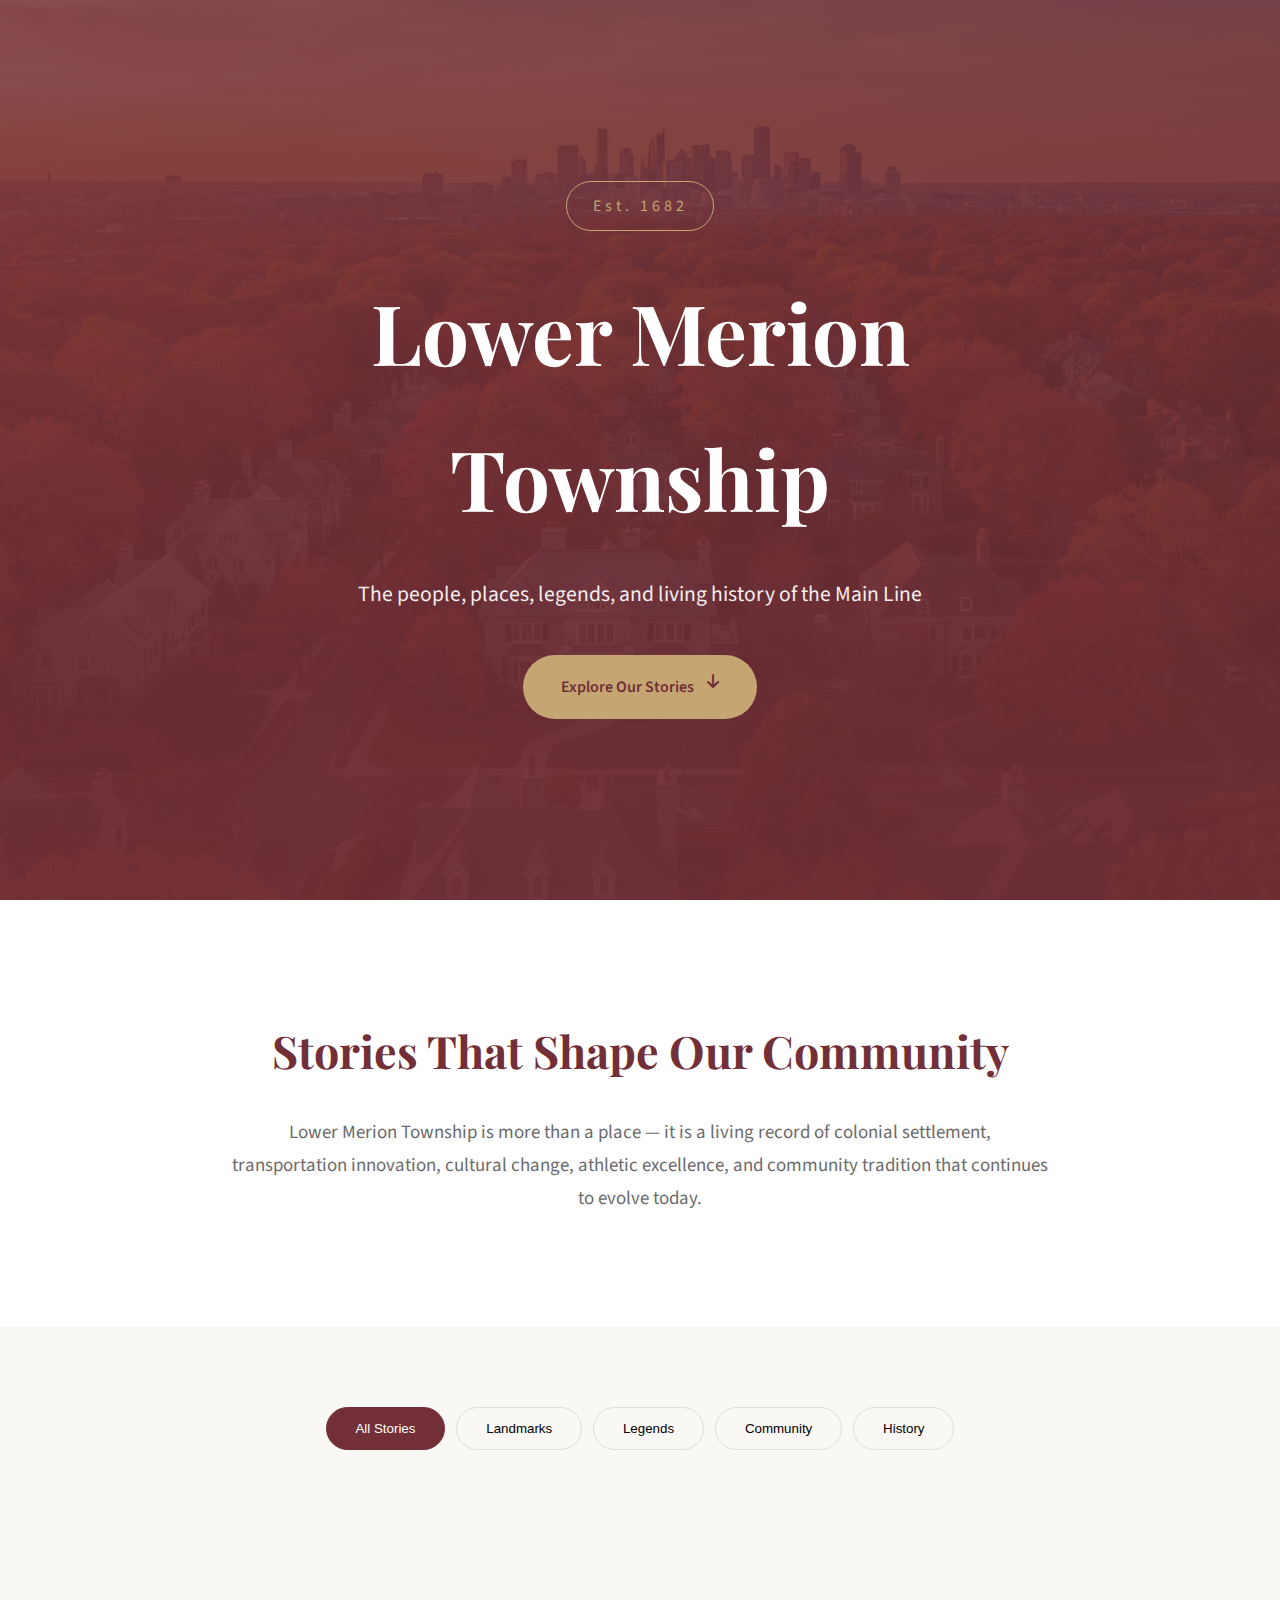
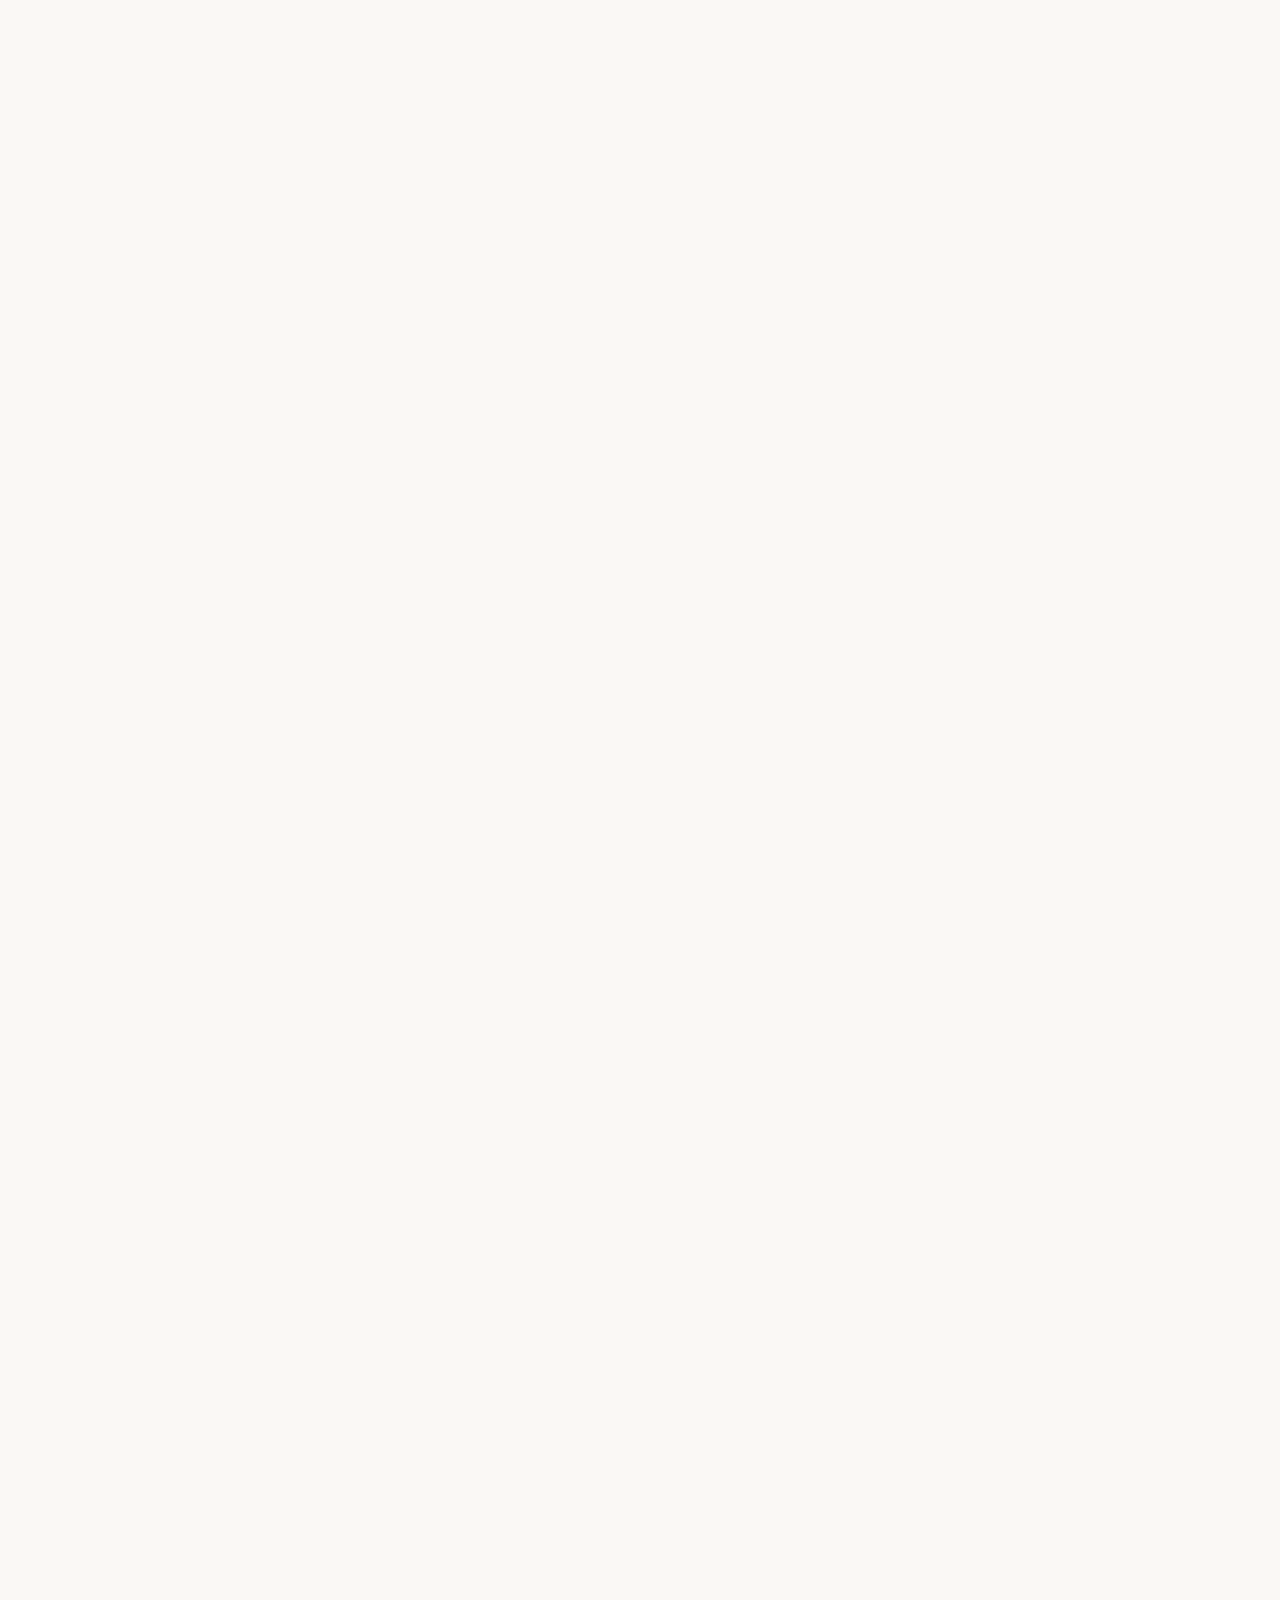
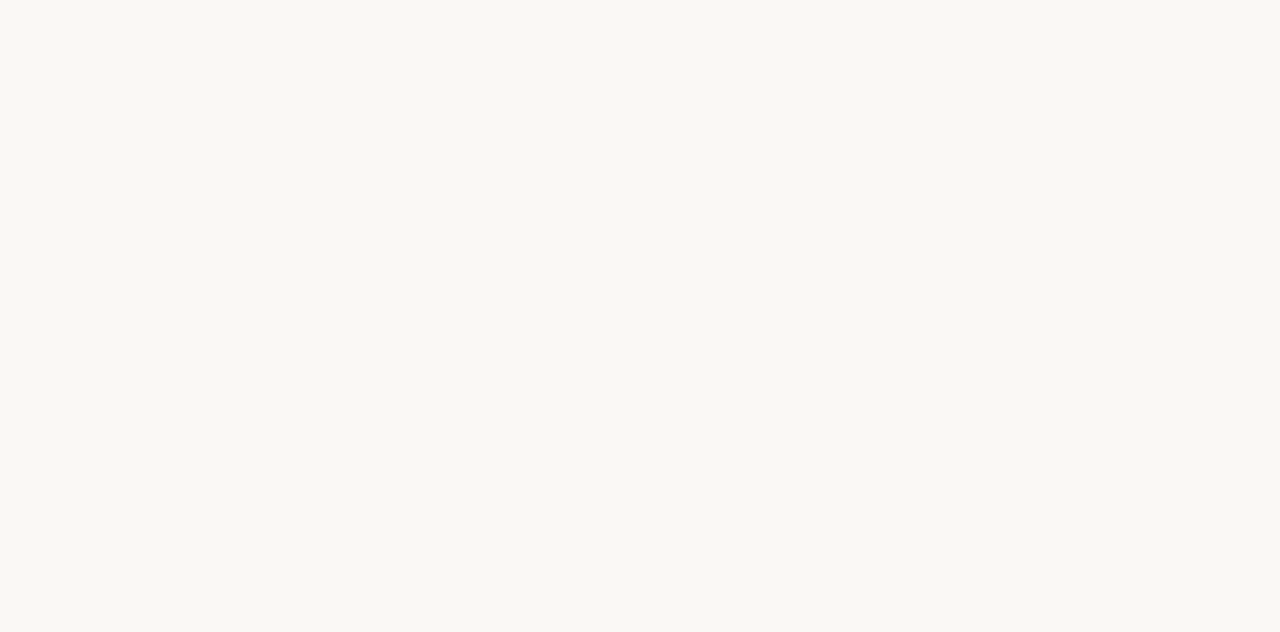
<file: templates/stories.html>
<!DOCTYPE html>
<html lang="en">
<head>
<meta charset="UTF-8">
<meta name="viewport" content="width=device-width, initial-scale=1.0">
<title>Lower Merion Township Stories</title>

<link href="https://fonts.googleapis.com/css2?family=Playfair+Display:wght@400;500;600;700&family=Source+Sans+Pro:wght@300;400;600&display=swap" rel="stylesheet">
<link rel="stylesheet" href="https://cdnjs.cloudflare.com/ajax/libs/font-awesome/6.5.0/css/all.min.css">

<style>
/* === RESET === */
*{margin:0;padding:0;box-sizing:border-box}

/* === THEME === */
:root{
--primary:#722F37;
--primary-dark:#5a252c;
--gold:#C5A572;
--gold-light:#d4bc91;
--background:#FAF8F5;
--foreground:#1a1a1a;
--muted:#f1ede7;
--muted-foreground:#6b6b6b;
}

body{
font-family:'Source Sans Pro',sans-serif;
background:var(--background);
color:var(--foreground);
line-height:1.75;
}

.font-display{font-family:'Playfair Display',serif}

/* === ANIMATIONS === */
@keyframes fadeInUp{
from{opacity:0;transform:translateY(40px)}
to{opacity:1;transform:translateY(0)}
}
@keyframes modalOpen{
from{opacity:0;transform:scale(.9) translateY(30px)}
to{opacity:1;transform:scale(1) translateY(0)}
}

/* === HERO === */
.hero{
position:relative;
height:100vh;
min-height:680px;
display:flex;
align-items:center;
justify-content:center;
overflow:hidden;
}
.hero-bg,.hero-image,.hero-overlay{position:absolute;inset:0}
.hero-bg{background:linear-gradient(135deg,var(--primary),var(--primary-dark))}
.hero-image{
background:url("/static/hero-lower-merion.jpg") center/cover;
opacity:.25;
}
.hero-overlay{
background:linear-gradient(to bottom,rgba(114,47,55,.35),rgba(114,47,55,.8))
}
.hero-content{
position:relative;
z-index:5;
text-align:center;
color:white;
max-width:900px;
padding:0 1.5rem;
}
.hero-badge{
display:inline-block;
border:1px solid var(--gold);
color:var(--gold);
padding:.6rem 1.6rem;
border-radius:50px;
letter-spacing:.25em;
margin-bottom:1.8rem;
}
.hero-title{
font-size:clamp(3rem,7vw,5.2rem);
font-weight:700;
margin-bottom:1.6rem;
}
.hero-subtitle{
font-size:1.35rem;
opacity:.92;
margin-bottom:2.6rem;
}
.hero-btn{
background:var(--gold);
color:var(--primary);
padding:1.1rem 2.4rem;
border-radius:50px;
text-decoration:none;
font-weight:600;
display:inline-flex;
gap:.8rem;
transition:.35s;
}
.hero-btn:hover{
background:var(--gold-light);
transform:translateY(-4px);
}

/* === INTRO === */
.intro{
background:white;
padding:7rem 1.5rem;
text-align:center;
}
.intro-title{
font-size:2.8rem;
color:var(--primary);
margin-bottom:1.6rem;
}
.intro-text{
max-width:820px;
margin:auto;
font-size:1.18rem;
color:var(--muted-foreground);
}

/* === STORIES === */
.stories{padding:5rem 1.5rem 7rem}
.container{max-width:1240px;margin:auto}

.filter-tabs{
display:flex;
flex-wrap:wrap;
gap:.7rem;
justify-content:center;
margin-bottom:3.5rem;
}
.filter-btn{
padding:.8rem 1.8rem;
border-radius:50px;
border:1px solid #ddd;
background:none;
cursor:pointer;
transition:.3s;
}
.filter-btn.active,
.filter-btn:hover{
background:var(--primary);
color:white;
border-color:var(--primary);
}

.story-grid{
display:grid;
grid-template-columns:repeat(auto-fill,minmax(360px,1fr));
gap:2.2rem;
}

.story-card{
background:white;
box-shadow:0 6px 24px rgba(0,0,0,.08);
cursor:pointer;
opacity:0;
transform:translateY(40px);
animation:fadeInUp .8s ease forwards;
}
.story-card:hover{
transform:translateY(-12px);
box-shadow:0 16px 48px rgba(114,47,55,.18);
}

.story-card-image{
height:260px;
position:relative;
overflow:hidden;
}
.story-card-image img{
width:100%;
height:100%;
object-fit:cover;
transition:.7s;
}
.story-card:hover img{transform:scale(1.08)}

.story-category-badge{
position:absolute;
top:1.2rem;
left:1.2rem;
background:var(--gold);
color:var(--primary);
padding:.4rem 1rem;
border-radius:50px;
font-size:.75rem;
font-weight:700;
}

.story-card-content{padding:1.8rem}
.story-card-title{font-size:1.48rem;margin-bottom:.9rem}
.story-card-excerpt{
color:var(--muted-foreground);
font-size:.96rem;
margin-bottom:1.3rem;
}
.story-card-footer{
display:flex;
justify-content:space-between;
border-top:1px solid #eee;
padding-top:1.2rem;
}

/* === MODAL === */
.modal-overlay{
position:fixed;
inset:0;
background:rgba(0,0,0,.78);
display:none;
align-items:center;
justify-content:center;
z-index:1000;
padding:1.5rem;
}
.modal-overlay.active{display:flex}
.modal{
background:white;
max-width:920px;
width:100%;
max-height:92vh;
overflow-y:auto;
border-radius:12px;
animation:modalOpen .5s ease;
}
.modal img{
width:100%;
height:420px;
object-fit:cover;
}
.modal-content{padding:2.5rem}
.modal-close{
position:fixed;
top:1.6rem;
right:1.6rem;
width:48px;
height:48px;
border-radius:50%;
border:none;
font-size:1.4rem;
cursor:pointer;
}

@media(max-width:768px){
.modal img{height:280px}
.modal-content{padding:1.8rem}
}
</style>
</head>

<body>

<!-- HERO -->
<section class="hero">
<div class="hero-bg"></div>
<div class="hero-image"></div>
<div class="hero-overlay"></div>
<div class="hero-content">
<span class="hero-badge">Est. 1682</span>
<h1 class="hero-title font-display">Lower Merion Township</h1>
<p class="hero-subtitle">The people, places, legends, and living history of the Main Line</p>
<a href="#stories" class="hero-btn">Explore Our Stories <i class="fas fa-arrow-down"></i></a>
</div>
</section>

<!-- INTRO -->
<section class="intro">
<h2 class="intro-title font-display">Stories That Shape Our Community</h2>
<p class="intro-text">
Lower Merion Township is more than a place — it is a living record of
colonial settlement, transportation innovation, cultural change,
athletic excellence, and community tradition that continues to evolve today.
</p>
</section>

<!-- STORIES -->
<section id="stories" class="stories">
<div class="container">
<div class="filter-tabs">
<button class="filter-btn active" data-filter="all">All Stories</button>
<button class="filter-btn" data-filter="landmark">Landmarks</button>
<button class="filter-btn" data-filter="legend">Legends</button>
<button class="filter-btn" data-filter="community">Community</button>
<button class="filter-btn" data-filter="history">History</button>
</div>
<div class="story-grid" id="storyGrid"></div>
</div>
</section>

<!-- MODAL -->
<div class="modal-overlay" id="modalOverlay">
<div class="modal">
<button class="modal-close" id="modalClose"><i class="fas fa-times"></i></button>
<img id="modalImage">
<div class="modal-content">
<span class="story-category-badge" id="modalCategory"></span>
<h2 class="font-display" id="modalTitle"></h2>
<p id="modalDate"></p>
<div id="modalBody"></div>
</div>
</div>
</div>

<script>
const stories=[
{
id:1,
title:"Kobe Bryant & Lower Merion High School",
category:"legend",
date:"1992–1996",
image:"/static/kobe-bryant.jpg",
excerpt:"The early years of a global basketball icon began on the Main Line.",
content:`Kobe Bean Bryant attended Lower Merion High School from 1992 to 1996,
where he quickly emerged as one of the most dominant high school basketball
players the nation had ever seen.

Playing under intense national media attention, Bryant transformed the
Lower Merion Aces into a powerhouse program. His relentless work ethic,
precision, and leadership culminated in a Pennsylvania state championship
victory during his senior year in 1996.

Rather than attending college, Bryant made the unprecedented decision
to enter the NBA directly from high school, becoming the 13th overall pick
in the NBA Draft. His success forever linked Lower Merion High School
to basketball history, and his legacy remains a source of pride throughout
the township.`
},
{
id:2,
title:"The Historic Ardmore District",
category:"landmark",
date:"1870s",
image:"/static/ardmore-historic.jpg",
excerpt:"A commercial heart shaped by railroads and resilience.",
content:`Ardmore developed rapidly in the late 19th century following the
expansion of the Pennsylvania Railroad. What was once rural farmland
quickly became one of the Main Line’s most vibrant commercial hubs.

Lancaster Avenue evolved into a bustling corridor of shops, theaters,
banks, and restaurants, drawing residents and visitors alike. Ardmore
Weathered economic downturns and suburban shifts while maintaining its
walkable downtown identity.

Today, Ardmore blends historic architecture with modern redevelopment,
serving as a model for successful suburban revitalization.`
},
{
id:3,
title:"Merion Meeting House",
category:"history",
date:"1695",
image:"/static/merion-meeting-house.jpg",
excerpt:"One of the oldest Quaker meeting houses in the United States.",
content:`Constructed in 1695 by Welsh Quakers, the Merion Friends Meeting House
stands as one of the oldest continuously used places of worship in America.

The meeting house served not only religious purposes but also functioned
as a center for civic life, education, and early democratic discussion.
Its stone walls witnessed debates over independence and governance.

Today, the site remains active, preserving the spiritual and historical
legacy of Lower Merion’s earliest settlers.`
},
{
id:4,
title:"Bala Cynwyd: Where Communities Meet",
category:"community",
date:"1880s",
image:"/static/bala-cynwyd.jpg",
excerpt:"Two villages that grew together into a vibrant community.",
content:`Bala and Cynwyd began as separate villages shaped by rail lines,
industry, and residential growth. Over time, development blurred the
boundaries between the two, forming the combined community known today
as Bala Cynwyd.

The area became home to a diverse population, blending historic homes
with modern apartments and commercial centers. Proximity to Philadelphia
made Bala Cynwyd a gateway between city and suburb.

Today, it stands as a dynamic community reflecting the evolution of the
Main Line.`
},
{
id:5,
title:"Lower Merion High School: A Legacy of Excellence",
category:"landmark",
date:"1898",
image:"/static/lower-merion-high.jpg",
excerpt:"Over a century of academic and cultural influence.",
content:`Established in 1898, Lower Merion High School has long been recognized
as one of Pennsylvania’s premier public schools.

Beyond academics, the school has shaped civic leaders, artists, athletes,
and innovators. Its campus reflects architectural evolution while
maintaining deep traditions.

The school remains a cornerstone of township identity and pride.`
},
{
id:6,
title:"Harriton House: Living Colonial History",
category:"history",
date:"1704",
image:"/static/harriton-house.jpg",
excerpt:"A surviving window into colonial Pennsylvania life.",
content:`Harriton House was built in 1704 and served as the home of Charles
Thomson, secretary of the Continental Congress.

The house played host to prominent Revolutionary figures and remains
one of the best-preserved colonial homes in the region.

Today, it operates as a museum, preserving the architectural and political
history of early America.`
},
{
id:7,
title:"The Main Line: A Railroad Legacy",
category:"history",
date:"1850s",
image:"/static/main-line-train.jpg",
excerpt:"How railroads transformed farmland into elite suburbs.",
content:`The term “Main Line” originated from the Pennsylvania Railroad’s
primary route west of Philadelphia.

Rail access enabled wealthy Philadelphians to build suburban estates,
forever altering the region’s demographics and economy.

The railroad’s influence still shapes transit, housing, and culture
throughout Lower Merion Township.`
},
{
id:8,
title:"Suburban Square: Shopping Pioneer",
category:"landmark",
date:"1928",
image:"/static/suburban-square.jpg",
excerpt:"One of America’s first suburban shopping centers.",
content:`Opened in 1928, Suburban Square pioneered the concept of suburban
shopping centers long before malls became common.

Its open-air design and rail accessibility made it a commercial success.

Today, Suburban Square continues to evolve while honoring its historic role
in American retail development.`
},
{
id:9,
title:"Community Traditions & Festivals",
category:"community",
date:"Ongoing",
image:"/static/community-event.jpg",
excerpt:"Events that bind neighbors together across generations.",
content:`Lower Merion hosts annual parades, concerts, holiday celebrations,
and cultural festivals that foster civic pride.

These traditions bring together longtime residents and newcomers alike,
strengthening community bonds.

They remain essential to the township’s identity and social fabric.`
},
{
id:10,
title:"Cynwyd Heritage Trail",
category:"community",
date:"2011",
image:"/static/cynwyd-trail.jpg",
excerpt:"A trail connecting neighborhoods and natural beauty.",
content:`The Cynwyd Heritage Trail transformed an abandoned rail corridor into
a scenic pedestrian and cycling path.

The trail enhances recreation, sustainability, and community connectivity.

It stands as a modern example of adaptive reuse benefiting public life.`
}
];

const grid=document.getElementById("storyGrid");
const modal=document.getElementById("modalOverlay");

function render(filter="all"){
grid.innerHTML="";
stories.filter(s=>filter==="all"||s.category===filter)
.forEach(s=>{
grid.innerHTML+=`
<article class="story-card" onclick="openModal(${s.id})">
<div class="story-card-image">
<img src="${s.image}">
<span class="story-category-badge">${s.category}</span>
</div>
<div class="story-card-content">
<h3 class="story-card-title">${s.title}</h3>
<p class="story-card-excerpt">${s.excerpt}</p>
<div class="story-card-footer">
<span>${s.date}</span>
<span>Read Story →</span>
</div>
</div>
</article>`;
});
}

function openModal(id){
const s=stories.find(x=>x.id===id);
document.getElementById("modalImage").src=s.image;
document.getElementById("modalTitle").textContent=s.title;
document.getElementById("modalCategory").textContent=s.category;
document.getElementById("modalDate").textContent=s.date;
document.getElementById("modalBody").textContent=s.content;
modal.classList.add("active");
document.body.style.overflow="hidden";
}

document.getElementById("modalClose").onclick=()=>{
modal.classList.remove("active");
document.body.style.overflow="";
};

document.querySelectorAll(".filter-btn").forEach(btn=>{
btn.onclick=()=>{
document.querySelectorAll(".filter-btn").forEach(b=>b.classList.remove("active"));
btn.classList.add("active");
render(btn.dataset.filter);
};
});

render();
</script>

</body>
</html>
</file>
